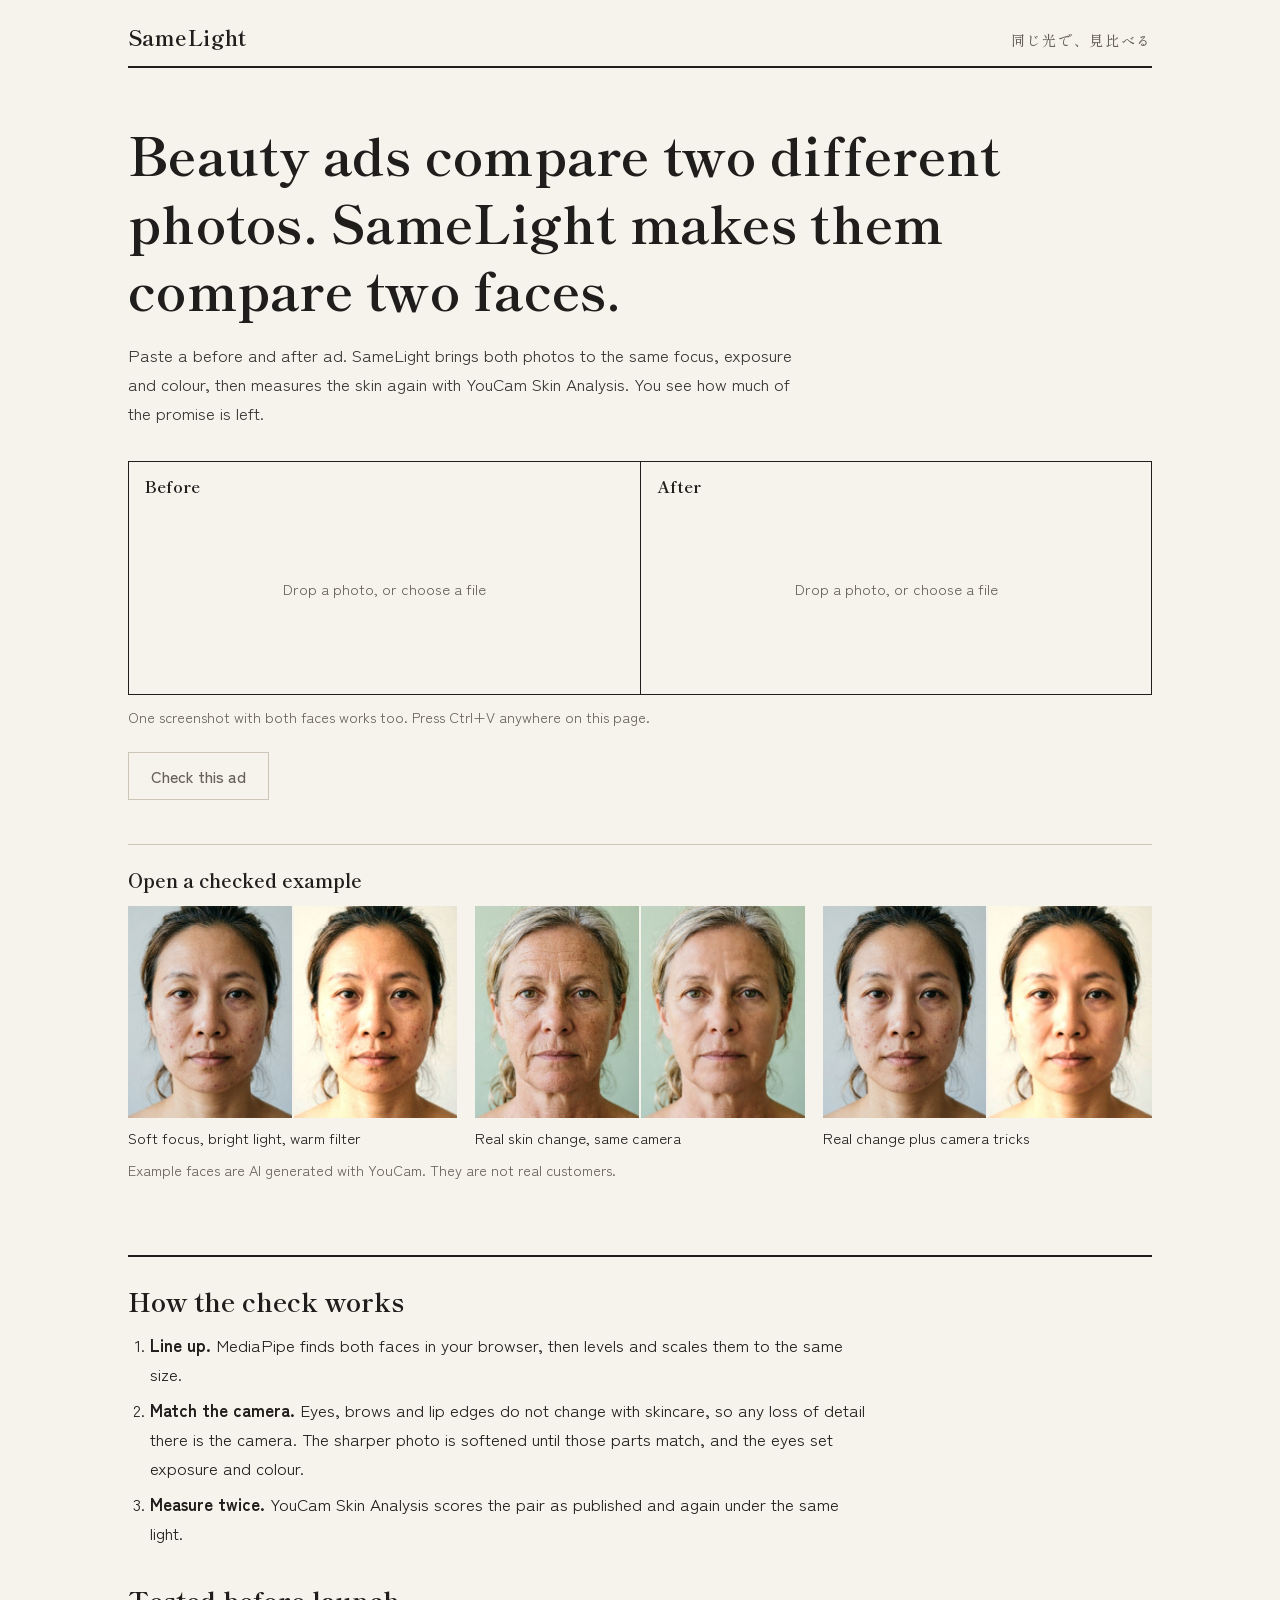
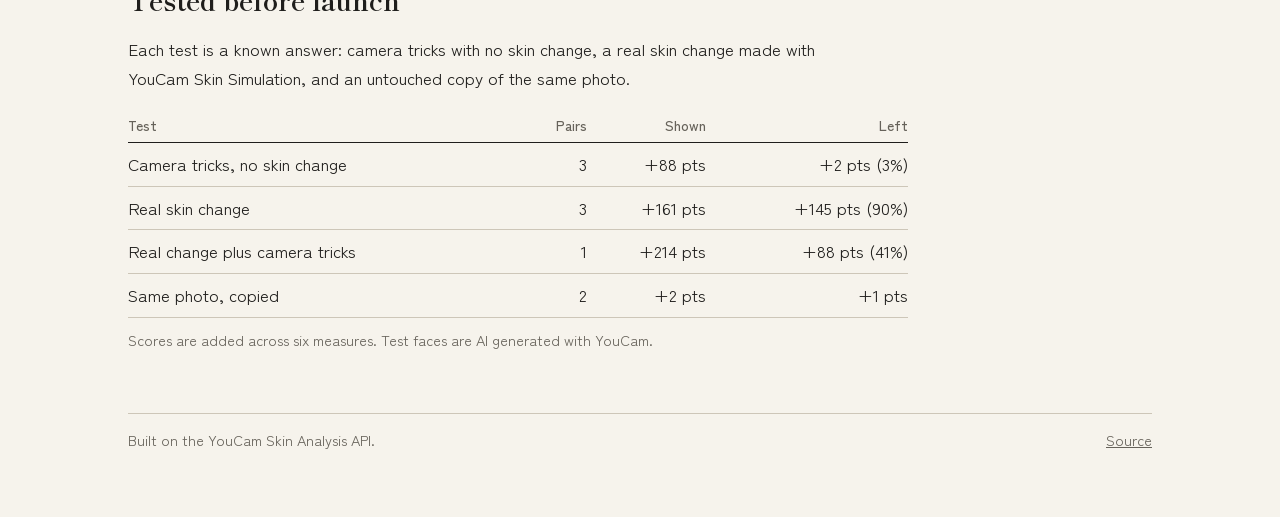
<file: public/index.html>
<!doctype html>
<html lang="en">
<head>
<meta charset="utf-8">
<meta name="viewport" content="width=device-width, initial-scale=1">
<title>SameLight: check a before and after ad before you pay</title>
<meta name="description" content="Beauty ads compare two different photos. SameLight makes them compare two faces.">
<link rel="preconnect" href="https://fonts.googleapis.com">
<link rel="preconnect" href="https://fonts.gstatic.com" crossorigin>
<link href="https://fonts.googleapis.com/css2?family=Shippori+Mincho:wght@500;700&family=Zen+Kaku+Gothic+New:wght@400;500;700&display=swap" rel="stylesheet">
<link rel="stylesheet" href="style.css">
</head>
<body>
<div class="page">
  <header class="mast">
    <span class="mark">SameLight</span>
    <span class="tag" lang="ja">同じ光で、見比べる</span>
  </header>

  <main>
    <section class="intake">
      <h1>Beauty ads compare two different photos. SameLight makes them compare two faces.</h1>
      <p class="lede">Paste a before and after ad. SameLight brings both photos to the same focus, exposure and colour, then measures the skin again with YouCam Skin Analysis. You see how much of the promise is left.</p>

      <div class="drops">
        <label class="drop" data-slot="before">
          <span class="drop-name">Before</span>
          <canvas hidden></canvas>
          <span class="drop-hint">Drop a photo, or choose a file</span>
          <input type="file" accept="image/*">
        </label>
        <label class="drop" data-slot="after">
          <span class="drop-name">After</span>
          <canvas hidden></canvas>
          <span class="drop-hint">Drop a photo, or choose a file</span>
          <input type="file" accept="image/*">
        </label>
      </div>
      <p class="note">One screenshot with both faces works too. Press Ctrl+V anywhere on this page.</p>

      <div class="go">
        <button id="run" disabled>Check this ad</button>
        <p id="status" role="status"></p>
      </div>

      <div class="examples">
        <h2>Open a checked example</h2>
        <div id="examples" class="example-row"></div>
        <p class="note">Example faces are AI generated with YouCam. They are not real customers.</p>
      </div>
    </section>

    <section id="slip" class="slip" hidden>
      <div class="slip-top">
        <div>
          <p class="label">Result</p>
          <h2 id="headline"></h2>
          <p id="explain"></p>
        </div>
        <div id="seal" class="seal" aria-hidden="true"></div>
      </div>

      <div class="sums">
        <div><p class="label">The ad shows</p><p id="sum-shown" class="num"></p></div>
        <div><p class="label">Under the same light</p><p id="sum-fair" class="num"></p></div>
        <div><p class="label">Left of the promise</p><p id="sum-share" class="num strong"></p></div>
      </div>

      <div class="two">
        <div class="viewer">
          <div class="view-tabs" role="group" aria-label="Which pair to show">
            <button data-view="shown" aria-pressed="true">As shown</button>
            <button data-view="fair" aria-pressed="false">Same light</button>
          </div>
          <div class="stage">
            <img id="img-before" alt="Before photo">
            <img id="img-after" alt="After photo">
            <span class="side l">Before</span><span class="side r">After</span>
            <i id="divider"></i>
          </div>
          <input id="wipe" type="range" min="0" max="100" value="50" aria-label="Move the divider between before and after">
        </div>

        <div class="reading">
          <h3>Skin, measure by measure</h3>
          <table>
            <thead><tr><th>Measure</th><th class="r">As shown</th><th class="r">Same light</th></tr></thead>
            <tbody id="rows"></tbody>
          </table>
          <p class="note">Change in YouCam score, higher is healthier. A change counts only if it holds in both columns.</p>

          <h3>What changed besides skin</h3>
          <dl id="facts"></dl>
        </div>
      </div>

      <div class="next">
        <h3>Before you pay</h3>
        <ol id="steps"></ol>
      </div>

      <div class="selfie">
        <h3>Does your skin need this?</h3>
        <p>Measure your own skin and compare it with where this product really takes the skin in the ad.</p>
        <label class="pick">Choose a selfie<input id="selfie" type="file" accept="image/*"></label>
        <p id="selfie-status" class="note" role="status"></p>
        <table id="selfie-table" hidden>
          <thead><tr><th>Measure</th><th class="r">You</th><th class="r">Ad really ends at</th><th>Reading</th></tr></thead>
          <tbody id="selfie-rows"></tbody>
        </table>
        <p class="note">Your photo goes to YouCam for this one analysis. SameLight stores nothing.</p>
      </div>
    </section>

    <section class="method">
      <h2>How the check works</h2>
      <ol>
        <li><b>Line up.</b> MediaPipe finds both faces in your browser, then levels and scales them to the same size.</li>
        <li><b>Match the camera.</b> Eyes, brows and lip edges do not change with skincare, so any loss of detail there is the camera. The sharper photo is softened until those parts match, and the eyes set exposure and colour.</li>
        <li><b>Measure twice.</b> YouCam Skin Analysis scores the pair as published and again under the same light.</li>
      </ol>
      <h2>Tested before launch</h2>
      <p>Each test is a known answer: camera tricks with no skin change, a real skin change made with YouCam Skin Simulation, and an untouched copy of the same photo.</p>
      <table id="study"></table>
      <p class="note">Scores are added across six measures. Test faces are AI generated with YouCam.</p>
    </section>
  </main>

  <footer class="foot">
    <span>Built on the YouCam Skin Analysis API.</span>
    <a href="https://github.com/0Smallcat0/samelight">Source</a>
  </footer>
</div>
<script src="samelight.js"></script>
<script src="app.js"></script>
</body>
</html>
</file>
<file: public/style.css>
:root {
  --paper: #F6F3EC;
  --ink: #1F1E1C;
  --soft: #66625A;
  --hair: #CDC6B8;
  --seal: #C8402A;
  --serif: 'Shippori Mincho', 'Hiragino Mincho ProN', Georgia, serif;
  --sans: 'Zen Kaku Gothic New', 'Hiragino Sans', system-ui, sans-serif;
}
* { box-sizing: border-box; }
html { background: var(--paper); }
body { margin: 0; color: var(--ink); font: 400 17px/1.7 var(--sans); }
[hidden] { display: none !important; }
.page { max-width: 1080px; margin: 0 auto; padding: 0 28px 64px; }

.mast { display: flex; justify-content: space-between; align-items: baseline; padding: 22px 0 14px; border-bottom: 2px solid var(--ink); }
.mark { font: 700 21px var(--serif); letter-spacing: .02em; }
.tag { font: 500 14px var(--serif); color: var(--soft); letter-spacing: .12em; }

h1 { font: 700 clamp(32px, 4.6vw, 52px)/1.3 var(--serif); margin: 52px 0 18px; max-width: 21em; letter-spacing: .005em; }
h2 { font: 700 26px/1.4 var(--serif); margin: 0 0 12px; }
h3 { font: 700 19px/1.4 var(--serif); margin: 34px 0 10px; }
.lede { max-width: 40em; margin: 0 0 34px; color: #36342F; }
.note { font-size: 14.5px; color: var(--soft); margin: 10px 0 0; }
.label { font-size: 14px; font-weight: 500; color: var(--soft); margin: 0; letter-spacing: .03em; }

button, .pick { font: 500 16px var(--sans); color: var(--paper); background: var(--ink); border: 1px solid var(--ink); padding: 11px 22px; cursor: pointer; }
button:disabled { color: var(--soft); background: transparent; border-color: var(--hair); cursor: default; }
button:focus-visible, input:focus-visible, .drop:focus-within { outline: 2px solid var(--seal); outline-offset: 2px; }

.drops { display: grid; grid-template-columns: 1fr 1fr; border: 1px solid var(--ink); }
.drop { position: relative; display: flex; flex-direction: column; min-height: 232px; padding: 12px 16px 16px; cursor: pointer; }
.drop + .drop { border-left: 1px solid var(--ink); }
.drop.over { background: #ECE7DB; }
.drop-name { font: 700 16px var(--serif); }
.drop-hint { margin: auto; color: var(--soft); font-size: 15px; }
.drop canvas { max-width: 100%; max-height: 300px; margin: 10px auto 0; display: block; }
.drop input { position: absolute; inset: 0; opacity: 0; cursor: pointer; }

.go { display: flex; align-items: center; gap: 20px; margin-top: 22px; min-height: 48px; }
#status { margin: 0; color: var(--soft); }
.examples { margin-top: 44px; padding-top: 22px; border-top: 1px solid var(--hair); }
.examples h2 { font-size: 19px; }
.example-row { display: grid; grid-template-columns: repeat(3, 1fr); gap: 18px; }
.example { display: grid; grid-template-columns: 1fr 1fr; gap: 2px; padding: 0; color: var(--ink); background: none; border: 0; text-align: left; font-weight: 400; }
.example img { width: 100%; aspect-ratio: 3 / 3.9; object-fit: cover; display: block; }
.example span { grid-column: 1 / 3; padding-top: 7px; font-size: 15px; }

.slip { margin-top: 56px; padding-top: 26px; border-top: 2px solid var(--ink); }
.slip-top { display: flex; justify-content: space-between; align-items: flex-start; gap: 28px; }
#headline { font-size: clamp(34px, 5vw, 56px); line-height: 1.2; margin: 2px 0 10px; }
#explain { max-width: 37em; margin: 0; }
.seal { flex: none; width: 104px; height: 104px; display: flex; align-items: center; justify-content: center; border: 3px solid var(--seal); color: var(--seal); font: 700 17px/1.2 var(--serif); text-align: center; transform: rotate(-4deg); letter-spacing: .04em; }

.sums { display: grid; grid-template-columns: repeat(3, 1fr); margin: 30px 0 34px; border-top: 1px solid var(--ink); border-bottom: 1px solid var(--ink); }
.sums > div { padding: 12px 16px 14px; }
.sums > div + div { border-left: 1px solid var(--hair); }
.num { font: 700 38px/1.2 var(--serif); margin: 4px 0 0; font-variant-numeric: tabular-nums; }
.num.strong { color: var(--seal); }

.two { display: grid; grid-template-columns: minmax(0, 46fr) minmax(0, 54fr); gap: 40px; align-items: start; }
.view-tabs { display: flex; margin-bottom: 10px; }
.view-tabs button { background: transparent; color: var(--ink); padding: 7px 16px; font-size: 15px; }
.view-tabs button + button { border-left: 0; }
.view-tabs button[aria-pressed="true"] { background: var(--ink); color: var(--paper); }
.stage { position: relative; aspect-ratio: 3 / 3.9; overflow: hidden; background: #DDD7CA; }
.stage img { position: absolute; inset: 0; width: 100%; height: 100%; object-fit: cover; }
#divider { position: absolute; top: 0; bottom: 0; width: 2px; background: var(--paper); }
.side { position: absolute; top: 10px; padding: 1px 8px; font-size: 14px; color: var(--paper); background: rgba(31, 30, 28, .78); }
.side.l { left: 10px; } .side.r { right: 10px; }
#wipe { width: 100%; margin: 12px 0 0; accent-color: var(--ink); }

table { width: 100%; border-collapse: collapse; font-variant-numeric: tabular-nums; }
th { text-align: left; font-size: 14px; font-weight: 500; color: var(--soft); padding: 4px 0; border-bottom: 1px solid var(--ink); }
td { padding: 7px 0; border-bottom: 1px solid var(--hair); }
.r { text-align: right; }
.reading h3:first-child { margin-top: 2px; }
dl { display: grid; grid-template-columns: 96px 1fr; margin: 0; }
dt, dd { margin: 0; padding: 6px 0; border-bottom: 1px solid var(--hair); }
dt { font-weight: 500; }

.next { margin-top: 12px; }
.next ol, .method ol { margin: 0; padding-left: 1.3em; max-width: 44em; }
.next li, .method li { margin-bottom: 7px; }
.selfie { margin-top: 10px; }
.selfie > p { max-width: 44em; margin: 0 0 12px; }
.pick { position: relative; display: inline-block; }
.pick input { position: absolute; inset: 0; opacity: 0; cursor: pointer; }
#selfie-table { margin-top: 14px; max-width: 640px; }
#selfie-table th:last-child, #selfie-table td:last-child { padding-left: 32px; }

.method { margin-top: 72px; padding-top: 26px; border-top: 2px solid var(--ink); }
.method h2 + ol { margin-bottom: 34px; }
.method p { max-width: 44em; }
#study { max-width: 780px; margin-top: 14px; }

.foot { display: flex; justify-content: space-between; margin-top: 60px; padding-top: 14px; border-top: 1px solid var(--hair); font-size: 14.5px; color: var(--soft); }
.foot a { color: inherit; }

@media (max-width: 820px) {
  .two { grid-template-columns: 1fr; }
  .example-row { grid-template-columns: 1fr; }
  .sums { grid-template-columns: 1fr; }
  .sums > div + div { border-left: 0; border-top: 1px solid var(--hair); }
  .seal { width: 78px; height: 78px; font-size: 13px; }
}
</file>
